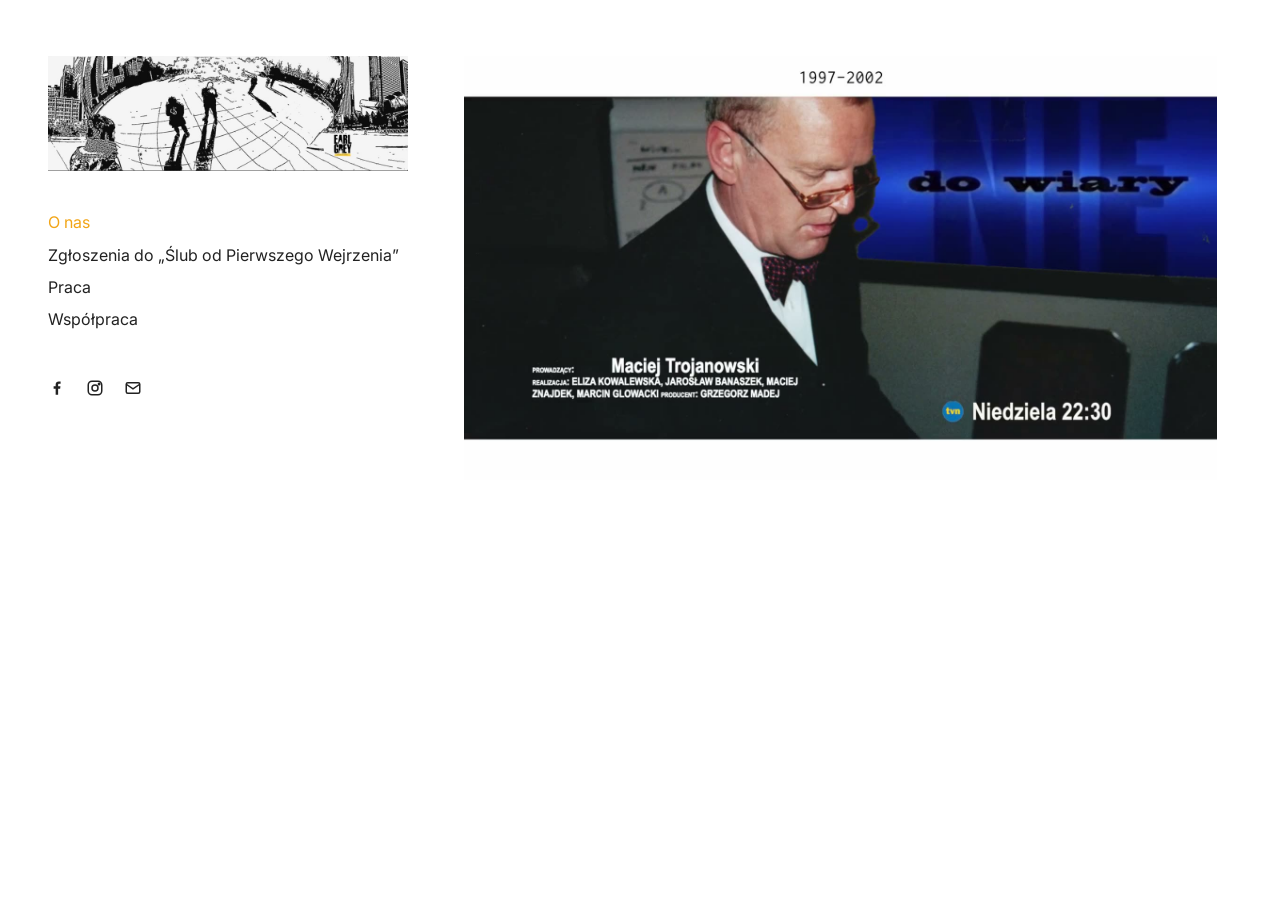
<file: index.html>
<!doctype html>
<html lang="pl">
<head>
  <meta charset="utf-8">
  <meta name="viewport" content="width=device-width, initial-scale=1, viewport-fit=cover">
  <title>EarlGrey</title>
  <link rel="icon" href="assets/eg-logo.png">
  <link rel="preconnect" href="https://fonts.googleapis.com">
  <link rel="preconnect" href="https://fonts.gstatic.com" crossorigin>
  <link href="https://fonts.googleapis.com/css2?family=Inter:wght@400;500;600&display=swap" rel="stylesheet">
  <link rel="stylesheet" href="style.css">
</head>
<body>
<div class="layout">
  <header class="side">
    <a class="logo" href="index.html"><img src="assets/fasola.jpg" alt="EarlGrey" width="900" height="288"></a>
    <button class="menu-toggle" aria-expanded="false" aria-controls="menu">Menu</button>
    <nav id="menu" aria-label="Menu główne">
      <ul class="nav">
        <li><a href="index.html" aria-current="page">O nas</a></li>
        <li><a href="zgloszenia.html">Zgłoszenia do „Ślub od Pierwszego Wejrzenia”</a></li>
        <li><a href="praca.html">Praca</a></li>
        <li><a href="wspolpraca.html">Współpraca</a></li>
      </ul>
    </nav>
    <div class="social">
      <a href="https://www.facebook.com/EarlGreyfilm/" aria-label="Facebook"><svg viewBox="0 0 24 24" fill="currentColor" aria-hidden="true"><path d="M13.5 21v-8h2.7l.4-3.2h-3.1V7.8c0-.9.3-1.5 1.6-1.5h1.7V3.4c-.3 0-1.3-.1-2.5-.1-2.4 0-4.1 1.5-4.1 4.2v2.3H7.5V13h2.7v8h3.3z"/></svg></a>
      <a href="https://www.instagram.com/earlgrey_film/" aria-label="Instagram"><svg viewBox="0 0 24 24" fill="none" stroke="currentColor" stroke-width="2" aria-hidden="true"><rect x="3" y="3" width="18" height="18" rx="5"/><circle cx="12" cy="12" r="4"/><circle cx="17.5" cy="6.5" r="1" fill="currentColor"/></svg></a>
      <a href="mailto:zgloszenia@earlgreyfilm.com" aria-label="Adres e-mail"><svg viewBox="0 0 24 24" fill="none" stroke="currentColor" stroke-width="2" aria-hidden="true"><rect x="3" y="5" width="18" height="14" rx="2"/><path d="m3 7 9 6 9-6"/></svg></a>
    </div>
  </header>
  <main>
    <video class="reel" autoplay muted loop playsinline disablepictureinpicture disableremoteplayback preload="auto" poster="assets/poster.jpg" width="1600" height="900" aria-label="Produkcje EarlGrey">
      <source src="assets/showreel.mp4" type="video/mp4">
    </video>
  </main>
</div>
<script src="main.js"></script>
</body>
</html>
</file>
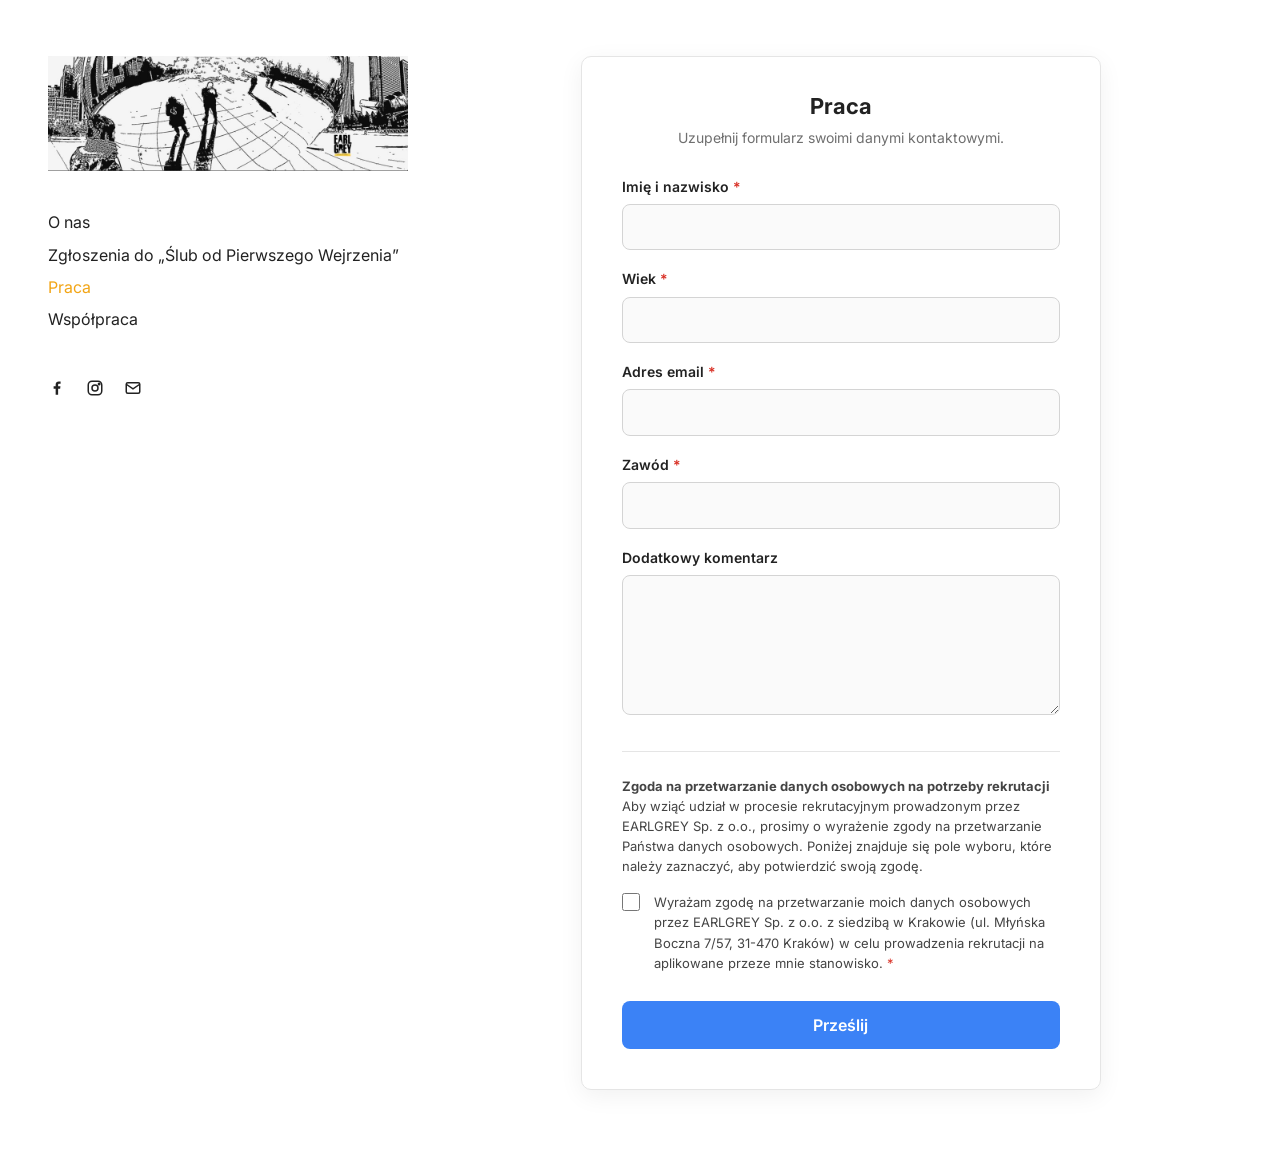
<file: praca.html>
<!doctype html>
<html lang="pl">
<head>
  <meta charset="utf-8">
  <meta name="viewport" content="width=device-width, initial-scale=1, viewport-fit=cover">
  <title>Praca – EarlGrey</title>
  <link rel="icon" href="assets/eg-logo.png">
  <link rel="preconnect" href="https://fonts.googleapis.com">
  <link rel="preconnect" href="https://fonts.gstatic.com" crossorigin>
  <link href="https://fonts.googleapis.com/css2?family=Inter:wght@400;500;600&display=swap" rel="stylesheet">
  <link rel="stylesheet" href="style.css?v=20261008">
</head>
<body>
<div class="layout">
  <header class="side">
    <a class="logo" href="./"><img src="assets/fasola.jpg?v=20261008" alt="EarlGrey" width="900" height="288"></a>
    <button class="menu-toggle" aria-expanded="false" aria-controls="menu">Menu</button>
    <nav id="menu" aria-label="Menu główne">
      <ul class="nav">
        <li><a href="./">O nas</a></li>
        <li><a href="zgloszenia.html">Zgłoszenia do „Ślub od Pierwszego Wejrzenia”</a></li>
        <li><a href="praca.html" aria-current="page">Praca</a></li>
        <li><a href="wspolpraca.html">Współpraca</a></li>
      </ul>
    </nav>
    <div class="social">
      <a href="https://www.facebook.com/EarlGreyfilm/" aria-label="Facebook"><svg viewBox="0 0 24 24" fill="currentColor" aria-hidden="true"><path d="M13.5 21v-8h2.7l.4-3.2h-3.1V7.8c0-.9.3-1.5 1.6-1.5h1.7V3.4c-.3 0-1.3-.1-2.5-.1-2.4 0-4.1 1.5-4.1 4.2v2.3H7.5V13h2.7v8h3.3z"/></svg></a>
      <a href="https://www.instagram.com/earlgrey_film/" aria-label="Instagram"><svg viewBox="0 0 24 24" fill="none" stroke="currentColor" stroke-width="2" aria-hidden="true"><rect x="3" y="3" width="18" height="18" rx="5"/><circle cx="12" cy="12" r="4"/><circle cx="17.5" cy="6.5" r="1" fill="currentColor"/></svg></a>
      <a href="mailto:zgloszenia@earlgreyfilm.com" aria-label="Adres e-mail"><svg viewBox="0 0 24 24" fill="none" stroke="currentColor" stroke-width="2" aria-hidden="true"><rect x="3" y="5" width="18" height="14" rx="2"/><path d="m3 7 9 6 9-6"/></svg></a>
    </div>
  </header>
  <main>
    <div class="content form-page">
    <div class="form-card">
      <h2>Praca</h2>
      <p class="sub">Uzupełnij formularz swoimi danymi kontaktowymi.</p>
      <form data-google-form="1FAIpQLScNgUBqj11JGY3p_Qne7RzxHWpGntr2tBI5lazM7brLiPZrxA">
        <div class="field"><label for="entry-2005620554">Imię i nazwisko <span class="req">*</span></label><input id="entry-2005620554" name="entry.2005620554" type="text" required autocomplete="name"></div>
        <div class="field"><label for="entry-862064081">Wiek <span class="req">*</span></label><input id="entry-862064081" name="entry.862064081" type="number" required min="16" max="99" inputmode="numeric"></div>
        <div class="field"><label for="entry-291685831">Adres email <span class="req">*</span></label><input id="entry-291685831" name="entry.291685831" type="email" required autocomplete="email"></div>
        <div class="field"><label for="entry-295964144">Zawód <span class="req">*</span></label><input id="entry-295964144" name="entry.295964144" type="text" required></div>
        <div class="field"><label for="entry-1471751470">Dodatkowy komentarz</label><textarea id="entry-1471751470" name="entry.1471751470"></textarea></div>
        <div class="consents">
          <p class="intro"><strong>Zgoda na przetwarzanie danych osobowych na potrzeby rekrutacji</strong><br>Aby wziąć udział w procesie rekrutacyjnym prowadzonym przez EARLGREY Sp. z o.o., prosimy o wyrażenie zgody na przetwarzanie Państwa danych osobowych. Poniżej znajduje się pole wyboru, które należy zaznaczyć, aby potwierdzić swoją zgodę.</p>
          <label class="check"><input type="checkbox" name="entry.708285779" value="Wyrażam zgodę na przetwarzanie moich danych osobowych" required>
            <span>Wyrażam zgodę na przetwarzanie moich danych osobowych przez EARLGREY Sp. z o.o. z siedzibą w Krakowie (ul. Młyńska Boczna 7/57, 31-470 Kraków) w celu prowadzenia rekrutacji na aplikowane przeze mnie stanowisko. <span class="req">*</span></span></label>
        </div>
        <button class="submit" type="submit">Prześlij</button>
        <p class="form-error" hidden>Nie udało się wysłać formularza. Spróbuj ponownie.</p>
      </form>
      <p class="thanks" hidden>Twoja odpowiedź została zapisana.</p>
    </div>
    </div>
  </main>
</div>
<script src="main.js?v=20261008"></script>
</body>
</html>
</file>
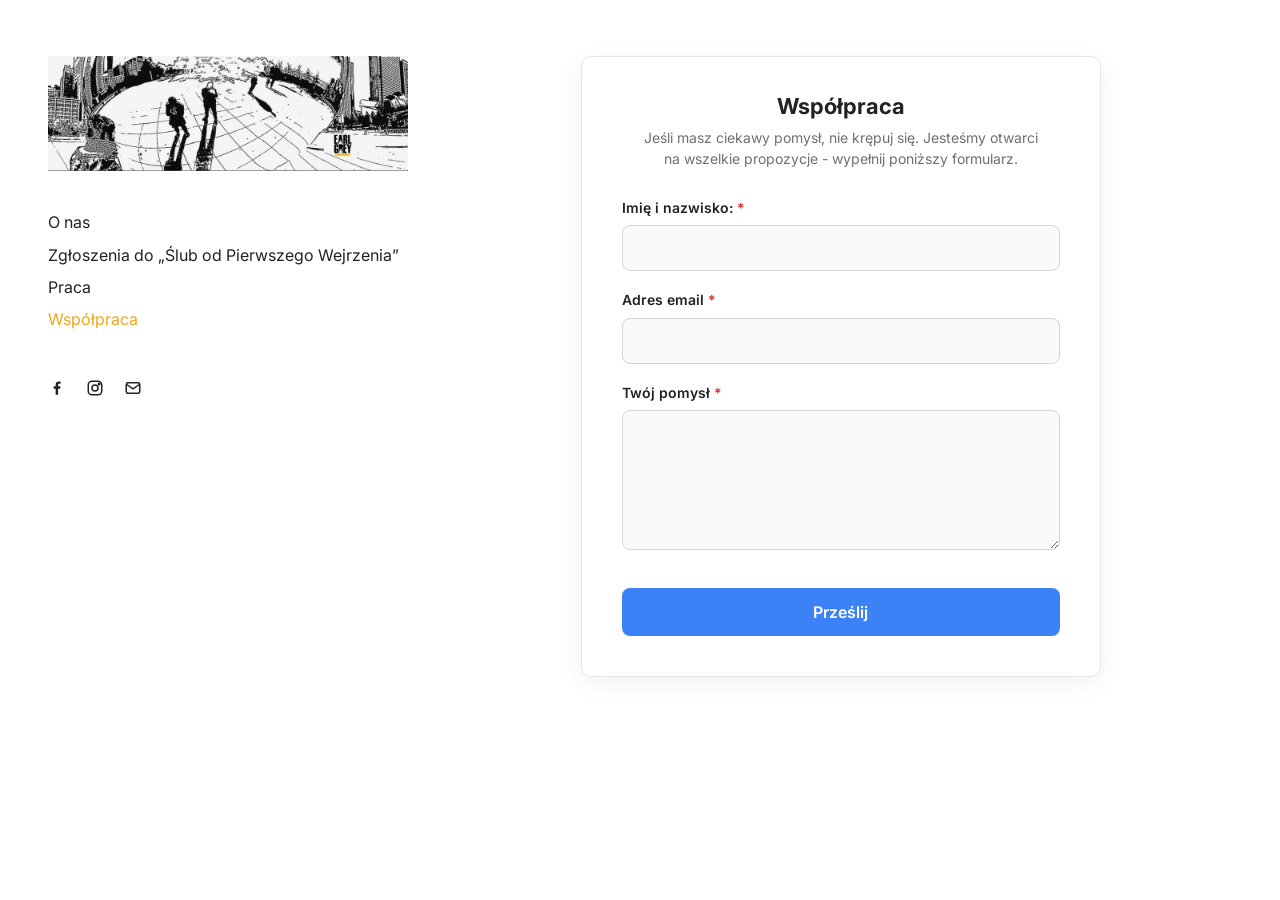
<file: wspolpraca.html>
<!doctype html>
<html lang="pl">
<head>
  <meta charset="utf-8">
  <meta name="viewport" content="width=device-width, initial-scale=1, viewport-fit=cover">
  <title>Współpraca – EarlGrey</title>
  <link rel="icon" href="assets/eg-logo.png">
  <link rel="preconnect" href="https://fonts.googleapis.com">
  <link rel="preconnect" href="https://fonts.gstatic.com" crossorigin>
  <link href="https://fonts.googleapis.com/css2?family=Inter:wght@400;500;600&display=swap" rel="stylesheet">
  <link rel="stylesheet" href="style.css?v=20261008">
</head>
<body>
<div class="layout">
  <header class="side">
    <a class="logo" href="./"><img src="assets/fasola.jpg?v=20261008" alt="EarlGrey" width="900" height="288"></a>
    <button class="menu-toggle" aria-expanded="false" aria-controls="menu">Menu</button>
    <nav id="menu" aria-label="Menu główne">
      <ul class="nav">
        <li><a href="./">O nas</a></li>
        <li><a href="zgloszenia.html">Zgłoszenia do „Ślub od Pierwszego Wejrzenia”</a></li>
        <li><a href="praca.html">Praca</a></li>
        <li><a href="wspolpraca.html" aria-current="page">Współpraca</a></li>
      </ul>
    </nav>
    <div class="social">
      <a href="https://www.facebook.com/EarlGreyfilm/" aria-label="Facebook"><svg viewBox="0 0 24 24" fill="currentColor" aria-hidden="true"><path d="M13.5 21v-8h2.7l.4-3.2h-3.1V7.8c0-.9.3-1.5 1.6-1.5h1.7V3.4c-.3 0-1.3-.1-2.5-.1-2.4 0-4.1 1.5-4.1 4.2v2.3H7.5V13h2.7v8h3.3z"/></svg></a>
      <a href="https://www.instagram.com/earlgrey_film/" aria-label="Instagram"><svg viewBox="0 0 24 24" fill="none" stroke="currentColor" stroke-width="2" aria-hidden="true"><rect x="3" y="3" width="18" height="18" rx="5"/><circle cx="12" cy="12" r="4"/><circle cx="17.5" cy="6.5" r="1" fill="currentColor"/></svg></a>
      <a href="mailto:zgloszenia@earlgreyfilm.com" aria-label="Adres e-mail"><svg viewBox="0 0 24 24" fill="none" stroke="currentColor" stroke-width="2" aria-hidden="true"><rect x="3" y="5" width="18" height="14" rx="2"/><path d="m3 7 9 6 9-6"/></svg></a>
    </div>
  </header>
  <main>
    <div class="content form-page">
    <div class="form-card">
      <h2>Współpraca</h2>
      <p class="sub">Jeśli masz ciekawy pomysł, nie krępuj się. Jesteśmy otwarci na wszelkie propozycje - wypełnij poniższy formularz.</p>
      <form data-google-form="1FAIpQLSdiNzFqw1AUY7yofvXUyrOJpT6g8QKTBfn7aCP6y-Y7TqwpGw">
        <div class="field"><label for="entry-2005620554">Imię i nazwisko: <span class="req">*</span></label><input id="entry-2005620554" name="entry.2005620554" type="text" required autocomplete="name"></div>
        <div class="field"><label for="entry-1045781291">Adres email <span class="req">*</span></label><input id="entry-1045781291" name="entry.1045781291" type="email" required autocomplete="email"></div>
        <div class="field"><label for="entry-839337160">Twój pomysł <span class="req">*</span></label><textarea id="entry-839337160" name="entry.839337160" required></textarea></div>
        <button class="submit" type="submit">Prześlij</button>
        <p class="form-error" hidden>Nie udało się wysłać formularza. Spróbuj ponownie.</p>
      </form>
      <p class="thanks" hidden>Twoja odpowiedź została zapisana.</p>
    </div>
    </div>
  </main>
</div>
<script src="main.js?v=20261008"></script>
</body>
</html>
</file>
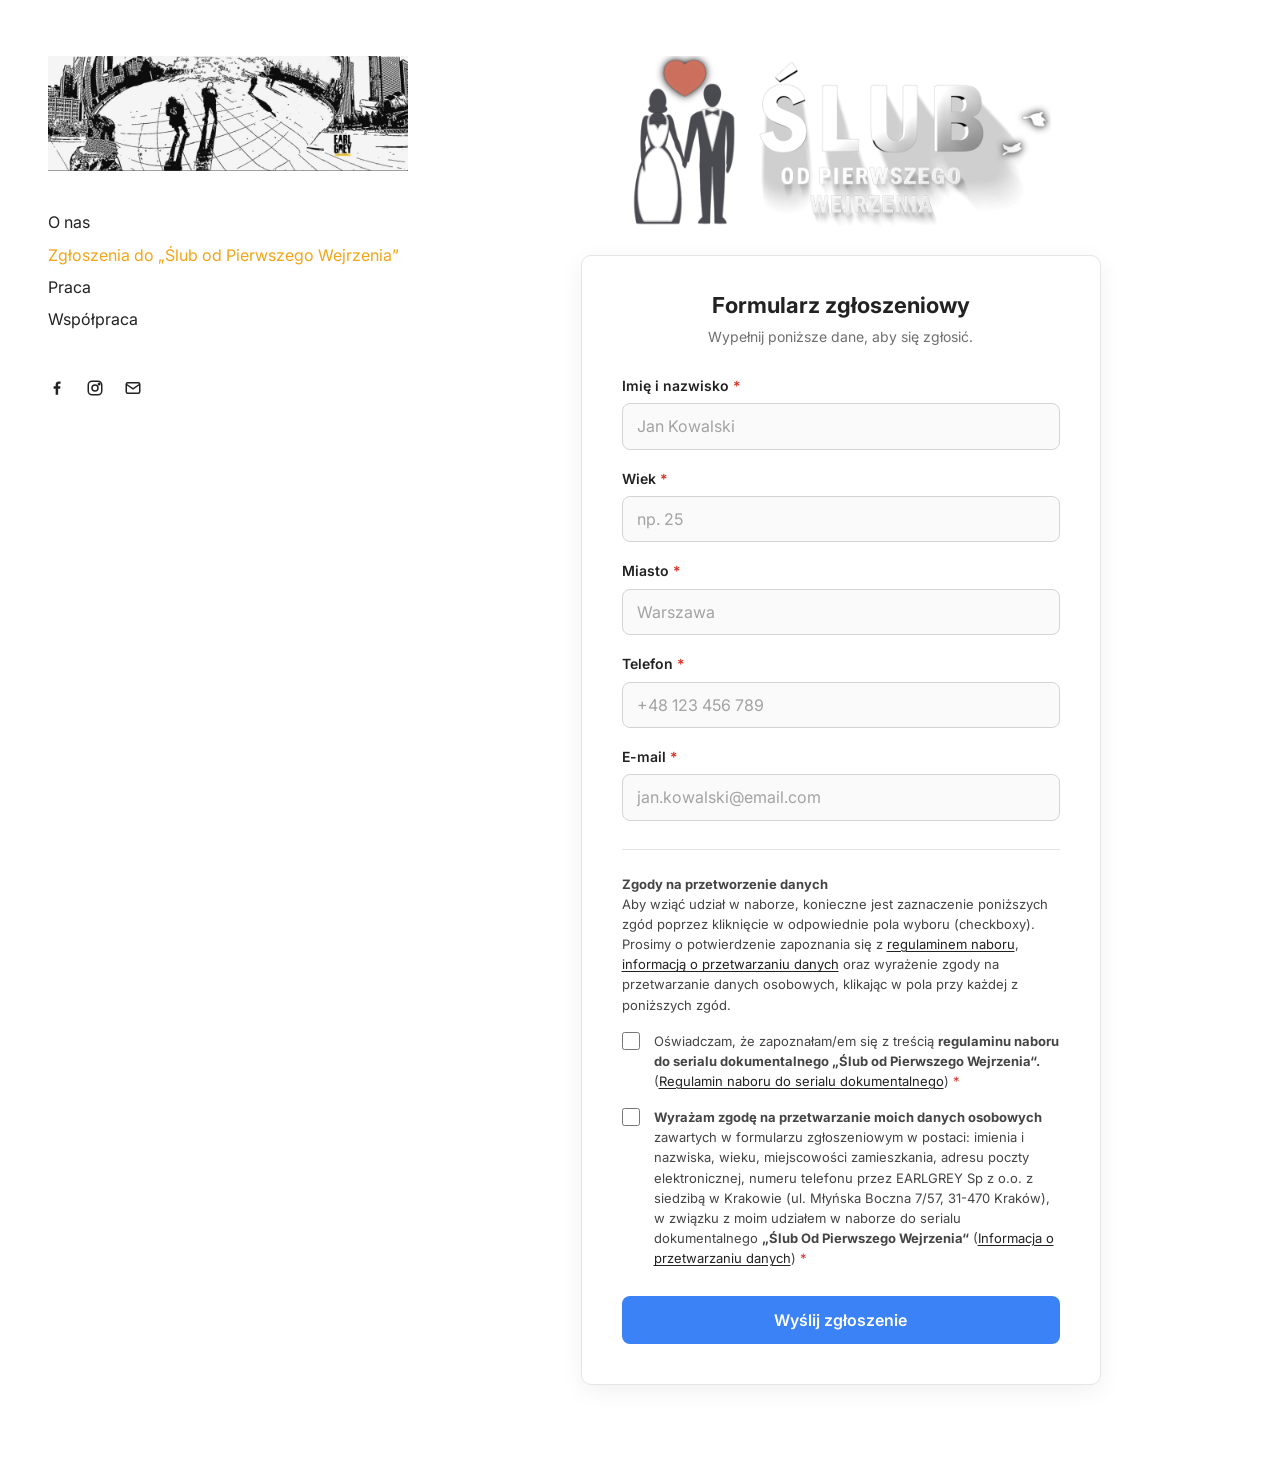
<file: zgloszenia.html>
<!doctype html>
<html lang="pl">
<head>
  <meta charset="utf-8">
  <meta name="viewport" content="width=device-width, initial-scale=1, viewport-fit=cover">
  <title>Zgłoszenia do „Ślub od Pierwszego Wejrzenia” – EarlGrey</title>
  <link rel="icon" href="assets/eg-logo.png">
  <link rel="preconnect" href="https://fonts.googleapis.com">
  <link rel="preconnect" href="https://fonts.gstatic.com" crossorigin>
  <link href="https://fonts.googleapis.com/css2?family=Inter:wght@400;500;600&display=swap" rel="stylesheet">
  <link rel="stylesheet" href="style.css?v=20261008">
</head>
<body>
<div class="layout">
  <header class="side">
    <a class="logo" href="./"><img src="assets/fasola.jpg?v=20261008" alt="EarlGrey" width="900" height="288"></a>
    <button class="menu-toggle" aria-expanded="false" aria-controls="menu">Menu</button>
    <nav id="menu" aria-label="Menu główne">
      <ul class="nav">
        <li><a href="./">O nas</a></li>
        <li><a href="zgloszenia.html" aria-current="page">Zgłoszenia do „Ślub od Pierwszego Wejrzenia”</a></li>
        <li><a href="praca.html">Praca</a></li>
        <li><a href="wspolpraca.html">Współpraca</a></li>
      </ul>
    </nav>
    <div class="social">
      <a href="https://www.facebook.com/EarlGreyfilm/" aria-label="Facebook"><svg viewBox="0 0 24 24" fill="currentColor" aria-hidden="true"><path d="M13.5 21v-8h2.7l.4-3.2h-3.1V7.8c0-.9.3-1.5 1.6-1.5h1.7V3.4c-.3 0-1.3-.1-2.5-.1-2.4 0-4.1 1.5-4.1 4.2v2.3H7.5V13h2.7v8h3.3z"/></svg></a>
      <a href="https://www.instagram.com/earlgrey_film/" aria-label="Instagram"><svg viewBox="0 0 24 24" fill="none" stroke="currentColor" stroke-width="2" aria-hidden="true"><rect x="3" y="3" width="18" height="18" rx="5"/><circle cx="12" cy="12" r="4"/><circle cx="17.5" cy="6.5" r="1" fill="currentColor"/></svg></a>
      <a href="mailto:zgloszenia@earlgreyfilm.com" aria-label="Adres e-mail"><svg viewBox="0 0 24 24" fill="none" stroke="currentColor" stroke-width="2" aria-hidden="true"><rect x="3" y="5" width="18" height="14" rx="2"/><path d="m3 7 9 6 9-6"/></svg></a>
    </div>
  </header>
  <main>
    <div class="content form-page">
    <img class="mafs-logo" src="assets/mafs-logo.png?v=20261008" alt="Ślub od Pierwszego Wejrzenia" width="1000" height="408">
    <div class="form-card">
      <h2>Formularz zgłoszeniowy</h2>
      <p class="sub">Wypełnij poniższe dane, aby się zgłosić.</p>
      <form data-google-form="1FAIpQLSfXs9MpxtZlXWx6Nnakj_OVRTostj2tcKkK1WAnfxwkEnmLOQ">
        <div class="field"><label for="entry-2005620554">Imię i nazwisko <span class="req">*</span></label><input id="entry-2005620554" name="entry.2005620554" type="text" required autocomplete="name" placeholder="Jan Kowalski"></div>
        <div class="field"><label for="entry-862064081">Wiek <span class="req">*</span></label><input id="entry-862064081" name="entry.862064081" type="number" required min="18" max="99" inputmode="numeric" placeholder="np. 25"></div>
        <div class="field"><label for="entry-1065046570">Miasto <span class="req">*</span></label><input id="entry-1065046570" name="entry.1065046570" type="text" required autocomplete="address-level2" placeholder="Warszawa"></div>
        <div class="field"><label for="entry-295964144">Telefon <span class="req">*</span></label><input id="entry-295964144" name="entry.295964144" type="tel" required autocomplete="tel" placeholder="+48 123 456 789"></div>
        <div class="field"><label for="entry-291685831">E-mail <span class="req">*</span></label><input id="entry-291685831" name="entry.291685831" type="email" required autocomplete="email" placeholder="jan.kowalski@email.com"></div>
        <div class="consents">
          <p class="intro"><strong>Zgody na przetworzenie danych</strong><br>Aby wziąć udział w naborze, konieczne jest zaznaczenie poniższych zgód poprzez kliknięcie w odpowiednie pola wyboru (checkboxy). Prosimy o potwierdzenie zapoznania się z <a href="https://drive.google.com/file/d/1vV1JMmJAXAI3LCK47pAeoLmVkuDPdPBh/view" target="_blank" rel="noopener">regulaminem naboru</a>, <a href="https://drive.google.com/file/d/1-p-ACYBGqcLFlruY8XNru5mH04OO0h_b/view" target="_blank" rel="noopener">informacją o przetwarzaniu danych</a> oraz wyrażenie zgody na przetwarzanie danych osobowych, klikając w pola przy każdej z poniższych zgód.</p>
          <label class="check"><input type="checkbox" name="entry.1795782426" value="Oświadczam, ze zapoznałam/em się z treścią regulaminu naboru." required>
            <span>Oświadczam, że zapoznałam/em się z treścią <b>regulaminu naboru do serialu dokumentalnego „Ślub od Pierwszego Wejrzenia“.</b> (<a href="https://drive.google.com/file/d/1kLfvfjplNFAjrvE1B7miKSlOptIkwMQC/view" target="_blank" rel="noopener">Regulamin naboru do serialu dokumentalnego</a>) <span class="req">*</span></span></label>
          <label class="check"><input type="checkbox" name="entry.50002332" value="Wyrażam zgodę na przetwarzanie moich danych osobowych" required>
            <span><b>Wyrażam zgodę na przetwarzanie moich danych osobowych</b> zawartych w formularzu zgłoszeniowym w postaci: imienia i nazwiska, wieku, miejscowości zamieszkania, adresu poczty elektronicznej, numeru telefonu przez EARLGREY Sp z o.o. z siedzibą w Krakowie (ul. Młyńska Boczna 7/57, 31-470 Kraków), w związku z moim udziałem w naborze do serialu dokumentalnego <b>„Ślub Od Pierwszego Wejrzenia“</b> (<a href="https://drive.google.com/file/d/1-p-ACYBGqcLFlruY8XNru5mH04OO0h_b/view" target="_blank" rel="noopener">Informacja o przetwarzaniu danych</a>) <span class="req">*</span></span></label>
        </div>
        <button class="submit" type="submit">Wyślij zgłoszenie</button>
        <p class="form-error" hidden>Nie udało się wysłać formularza. Spróbuj ponownie.</p>
      </form>
      <p class="thanks" hidden>Dziękujemy za wysłanie zgłoszenia!</p>
    </div>
    </div>
  </main>
</div>
<script src="main.js?v=20261008"></script>
</body>
</html>
</file>
<file: style.css>
:root {
  --ink: #222;
  --muted: #6f6f6f;
  --line: #e5e5e5;
  --accent: #f2a516;   /* pomarańcz z logo EG */
  --blue: #3b82f6;     /* przycisk wg makiety klienta */

  --menu-w: 360px;     /* szerokość kolumny menu = szerokość fasoli */
  --pad-x: 48px;       /* margines boczny */
  --pad-y: 56px;       /* margines górny – ten sam dla menu i treści */
  --gap: 56px;         /* odstęp między menu a treścią */
  --vh: 100vh;
}
@supports (height: 100dvh) { :root { --vh: 100dvh; } }

* { box-sizing: border-box; }
html { scrollbar-gutter: stable; -webkit-text-size-adjust: 100%; }
body {
  margin: 0;
  background: #fff;
  color: var(--ink);
  font: 16px/1.6 "Inter", system-ui, -apple-system, sans-serif;
  -webkit-font-smoothing: antialiased;
}
img, video { display: block; max-width: 100%; }
a { color: inherit; }
:focus-visible { outline: 2px solid var(--accent); outline-offset: 3px; border-radius: 2px; }

/* ---------- układ: menu z lewej, treść z prawej ---------- */
.layout {
  display: grid;
  grid-template-columns: var(--menu-w) minmax(0, 1fr);
  column-gap: var(--gap);
  padding: 0 var(--pad-x);
  min-height: var(--vh);
}

.side {
  position: sticky; top: 0;
  height: var(--vh); overflow-y: auto;
  padding: var(--pad-y) 0 40px;
  display: flex; flex-direction: column; gap: 36px;
}
.side .logo { display: block; }
.side .logo img { width: var(--menu-w); height: auto; }

.nav { list-style: none; margin: 0; padding: 0; display: grid; gap: 2px; }
.nav a {
  display: block; padding: 4px 0;
  font-size: 16px; line-height: 1.4; text-decoration: none; color: var(--ink);
  transition: color .15s;
}
.nav a:hover, .nav a[aria-current="page"] { color: var(--accent); }

.social { display: flex; gap: 4px; margin-left: -8px; }
.social a { color: var(--ink); padding: 8px; transition: color .15s; }
.social a:hover { color: var(--accent); }
.social svg { width: 18px; height: 18px; display: block; }

.menu-toggle { display: none; }

main { min-width: 0; padding: var(--pad-y) 0 80px; }

/* ---------- O nas: film ---------- */
/* film zawsze w całości na ekranie: tak szeroki, jak się da, ale nie wyższy niż okno */
.reel {
  width: min(100%, calc((var(--vh) - 2 * var(--pad-y)) * 16 / 9));
  aspect-ratio: 16 / 9; height: auto;
  background: #fff; object-fit: contain;
  pointer-events: none;   /* pokaz slajdów: bez pauzy, menu kontekstowego itp. */
}
main:has(.reel) { padding-bottom: var(--pad-y); }

/* ---------- 404 ---------- */
.notfound { margin: 0; }

/* ---------- strony z formularzem ---------- */
.form-page { max-width: 520px; margin: 0 auto; }
.mafs-logo { width: 100%; max-width: 420px; height: auto; margin: 0 auto 28px; }

.form-card {
  border: 1px solid var(--line); border-radius: 10px;
  box-shadow: 0 6px 24px rgba(0,0,0,.06);
  padding: 36px 40px 40px;
}
.form-card h2 { font-size: 22px; line-height: 1.25; margin: 0 0 6px; text-align: center; }
.form-card .sub { text-align: center; color: var(--muted); font-size: 14px; line-height: 1.5; margin: 0 0 28px; text-wrap: balance; }

.field { margin-bottom: 18px; }
.field label { display: block; font-size: 14px; font-weight: 600; margin-bottom: 6px; }
.req { color: #d93025; }
.field input, .field textarea {
  width: 100%; font: inherit; font-size: 16px; line-height: 1.4; color: var(--ink);
  padding: 11px 14px; border: 1px solid #d4d4d4; border-radius: 8px; background: #fafafa;
  transition: border-color .15s, background-color .15s, box-shadow .15s;
  -webkit-appearance: none; appearance: none;
}
.field input::placeholder, .field textarea::placeholder { color: #a3a3a3; }
.field textarea { min-height: 140px; resize: vertical; }
.field input:focus, .field textarea:focus {
  outline: none; border-color: var(--blue); background: #fff;
  box-shadow: 0 0 0 3px rgba(59,130,246,.15);
}
/* bez strzałek w polu „Wiek” */
.field input[type=number] { -moz-appearance: textfield; }
.field input[type=number]::-webkit-inner-spin-button,
.field input[type=number]::-webkit-outer-spin-button { -webkit-appearance: none; margin: 0; }

.consents { margin-top: 28px; padding-top: 24px; border-top: 1px solid var(--line); font-size: 13px; line-height: 1.55; color: #444; }
.consents p { margin: 0 0 16px; }
.consents a { color: var(--ink); text-underline-offset: 2px; }
.check { display: grid; grid-template-columns: 20px 1fr; gap: 12px; margin-bottom: 16px; cursor: pointer; }
.check input { width: 18px; height: 18px; margin: 1px 0 0; accent-color: var(--blue); cursor: pointer; }

.submit {
  width: 100%; margin-top: 12px; padding: 14px 16px; min-height: 48px;
  font: 600 16px "Inter", system-ui, sans-serif;
  color: #fff; background: var(--blue); border: 0; border-radius: 8px; cursor: pointer;
  transition: background-color .15s;
}
.submit:hover { background: #2563eb; }
.submit[disabled] { opacity: .6; cursor: wait; }

.form-error { color: #d93025; font-size: 14px; margin: 12px 0 0; text-align: center; }
.thanks { text-align: center; margin: 0; padding: 24px 0 8px; font-weight: 500; }

/* ---------- duże monitory: menu i fasola proporcjonalnie większe ---------- */
@media (min-width: 1600px) {
  :root { --menu-w: 410px; --pad-x: 64px; --gap: 72px; --pad-y: 64px; }
  .nav a { font-size: 18px; }
  .social svg { width: 21px; height: 21px; }
}

/* ---------- mniejsze laptopy / tablety poziomo ---------- */
@media (max-width: 1200px) {
  :root { --menu-w: 250px; --pad-x: 36px; --gap: 40px; --pad-y: 44px; }
}

/* ---------- telefon / tablet pionowo ---------- */
@media (max-width: 860px) {
  :root { --pad-x: 16px; --pad-y: 24px; }

  .layout { display: block; padding: 0; }

  /* nagłówek przewija się razem ze stroną – nieprzyklejony, bo iOS (Safari, przeglądarki
     w aplikacjach) rysuje stronę pod półprzezroczystym paskiem i treść nachodziłaby na fasolę */
  .side {
    position: static;
    height: auto; overflow: visible;
    flex-direction: row; flex-wrap: wrap; align-items: center; justify-content: space-between;
    gap: 0 16px;
    padding: max(10px, env(safe-area-inset-top)) max(var(--pad-x), env(safe-area-inset-right)) 10px max(var(--pad-x), env(safe-area-inset-left));
    background: #fff;
    border-bottom: 1px solid var(--line);
  }
  .side .logo img { width: auto; height: 40px; }   /* = wysokość przycisku Menu */

  .menu-toggle {
    display: inline-flex; align-items: center; gap: 8px;
    min-height: 40px; padding: 0 14px;
    background: none; border: 1px solid var(--ink); border-radius: 6px;
    font: 500 14px "Inter", sans-serif; color: var(--ink); cursor: pointer;
  }
  .menu-toggle::before {           /* ikonka ☰ / ✕ */
    content: ""; width: 14px; height: 10px;
    background: linear-gradient(currentColor 0 0) top / 100% 2px no-repeat,
                linear-gradient(currentColor 0 0) center / 100% 2px no-repeat,
                linear-gradient(currentColor 0 0) bottom / 100% 2px no-repeat;
  }
  .side.open .menu-toggle::before {
    height: 14px;
    background: linear-gradient(45deg, transparent 45%, currentColor 45% 55%, transparent 55%),
                linear-gradient(-45deg, transparent 45%, currentColor 45% 55%, transparent 55%);
  }

  .side > nav, .side .social { display: none; }
  .side.open > nav { display: block; width: 100%; padding-top: 12px; }
  .side.open .social { display: flex; width: 100%; padding: 4px 0 8px; }
  .nav { gap: 0; }
  .nav a { padding: 10px 0; font-size: 18px; }   /* wygodne pole pod palec */

  main { padding: var(--pad-y) max(var(--pad-x), env(safe-area-inset-right)) 48px max(var(--pad-x), env(safe-area-inset-left)); }

  .reel { width: 100%; }
  .mafs-logo { max-width: 340px; margin-bottom: 20px; }
}

/* telefon poziomo: niski ekran – mniejszy nagłówek, film w całości */
@media (max-width: 960px) and (max-height: 500px) and (orientation: landscape) {
  :root { --pad-x: 20px; --pad-y: 12px; }
  .layout { display: block; padding: 0; }
  .side {
    position: static; height: auto; overflow: visible;
    flex-direction: row; flex-wrap: wrap; align-items: center; justify-content: space-between;
    gap: 0 16px; padding: 8px max(var(--pad-x), env(safe-area-inset-right)) 8px max(var(--pad-x), env(safe-area-inset-left));
    border-bottom: 1px solid var(--line);
  }
  .side .logo img { width: auto; height: 36px; }   /* = wysokość przycisku Menu */
  .menu-toggle { min-height: 36px; }
  main { padding-top: 12px; }
  /* wysokość okna minus nagłówek (36 px logo + 2×8 px + 1 px linii) i odstępy nad/pod filmem */
  .reel { width: auto; height: calc(var(--vh) - 53px - 24px); max-width: 100%; margin: 0 auto; }
  main:has(.reel) { padding-bottom: 12px; }
}

/* małe telefony: formularz bez ramki, pełna szerokość */
@media (max-width: 480px) {
  .form-card { border: 0; box-shadow: none; border-radius: 0; padding: 4px 0 0; }
  .form-card h2 { font-size: 20px; }
}

@media (prefers-reduced-motion: reduce) {
  * { transition: none !important; scroll-behavior: auto !important; }
}
</file>
